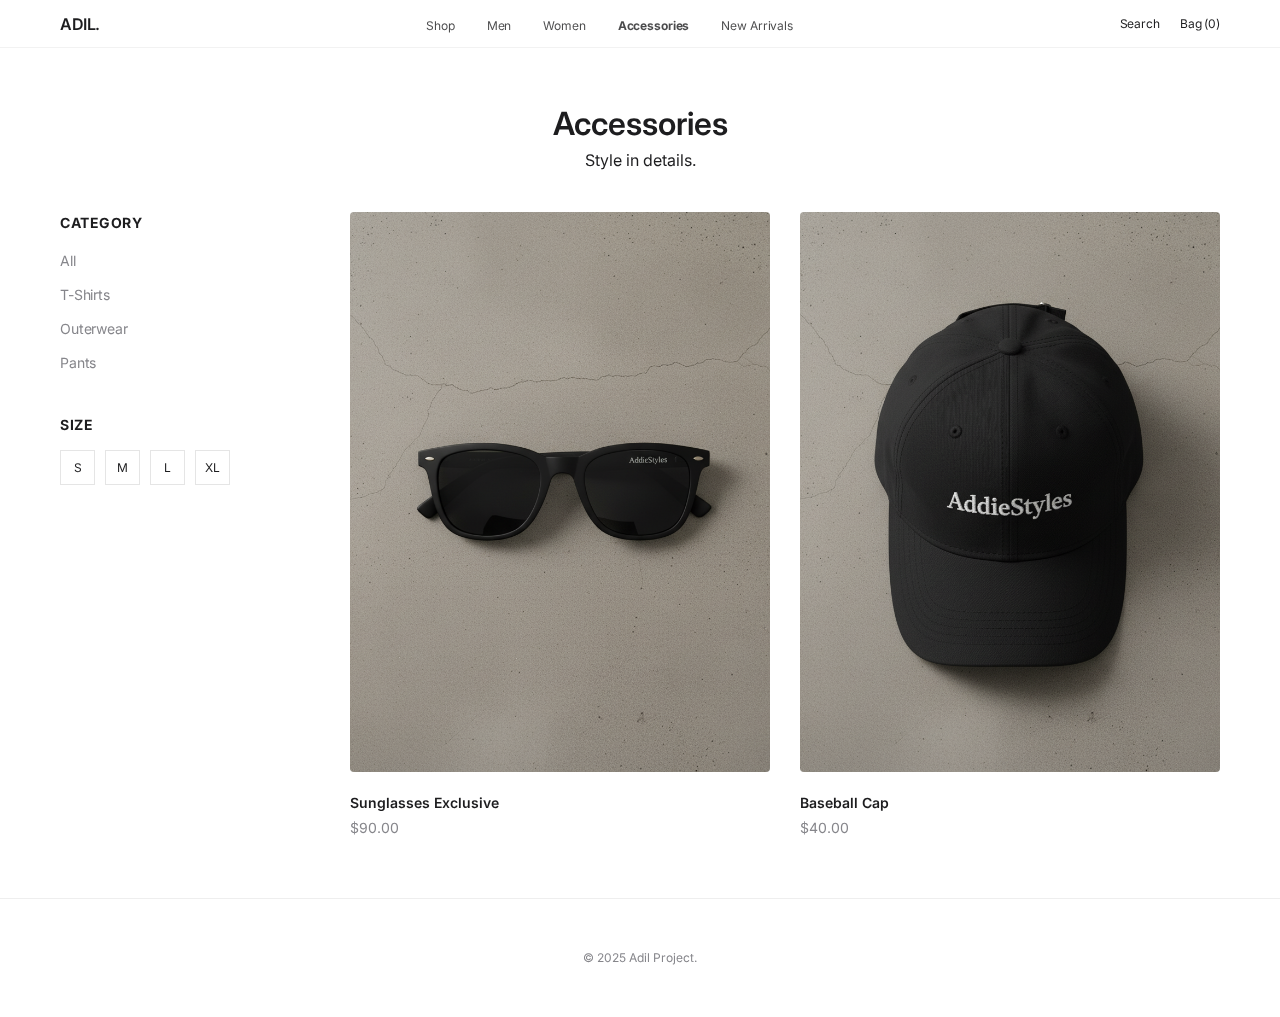
<file: accessories.html>
<!DOCTYPE html>
<html lang="en">
<head>
    <meta charset="UTF-8">
    <meta name="viewport" content="width=device-width, initial-scale=1.0">
    <title>Shop Men | ADIL.</title>
    <link rel="stylesheet" href="css/style.css">
    <link href="https://fonts.googleapis.com/css2?family=Inter:wght@300;400;500;600&display=swap" rel="stylesheet">
</head>
<body>

    <header id="main-header">
        <div class="container nav-container">
            <a href="index.html" class="logo">ADIL.</a>
            
            <nav class="desktop-nav">
                <ul>
                    <li><a href="shop.html">Shop</a></li>
                    <li><a href="men.html">Men</a></li>
                    <li><a href="women.html">Women</a></li>
                    <li><a href="accessories.html" class="active">Accessories</a></li>
                    <li><a href="new-arrivals.html">New Arrivals</a></li>
                </ul>
            </nav>

            <div class="nav-icons">
                <a href="search.html" aria-label="Search">Search</a>
                <a href="cart.html" aria-label="Cart">Bag (0)</a>
            </div>
        </div>
    </header>

    <main class="page-content">
        
        <div class="page-header container">
            <h1>Accessories</h1>
            <p>Style in details.</p>
        </div>

        <div class="container split-layout">
            
            <aside class="filters-sidebar">
                <div class="filter-group">
                    <h4>Category</h4>
                    <ul>
                        <li><a href="#">All</a></li>
                        <li><a href="#">T-Shirts</a></li>
                        <li><a href="#">Outerwear</a></li>
                        <li><a href="#">Pants</a></li>
                    </ul>
                </div>
                <div class="filter-group">
                    <h4>Size</h4>
                    <div class="size-options">
                        <span>S</span>
                        <span>M</span>
                        <span>L</span>
                        <span>XL</span>
                    </div>
                </div>
            </aside>

            <section class="product-grid">
                <div class="card">
                    <div class="card-image">
                        <img src="public/products/acc1.jpg" alt="Sunglasses">
                    </div>
                    <div class="card-info">
                        <h3>Sunglasses Exclusive</h3>
                        <p>$90.00</p>
                    </div>
                </div>
                <div class="card">
                    <div class="card-image">
                        <img src="public/products/acc2.jpg" alt="Hat">
                    </div>
                    <div class="card-info">
                        <h3>Baseball Cap</h3>
                        <p>$40.00</p>
                    </div>
                </div>
            </section>
        </div>
    </main>

    <footer>
        <div class="container">
            <p>&copy; 2025 Adil Project.</p>
        </div>
    </footer>
    <script src="js/main.js"></script>
</body>
</html>
</file>
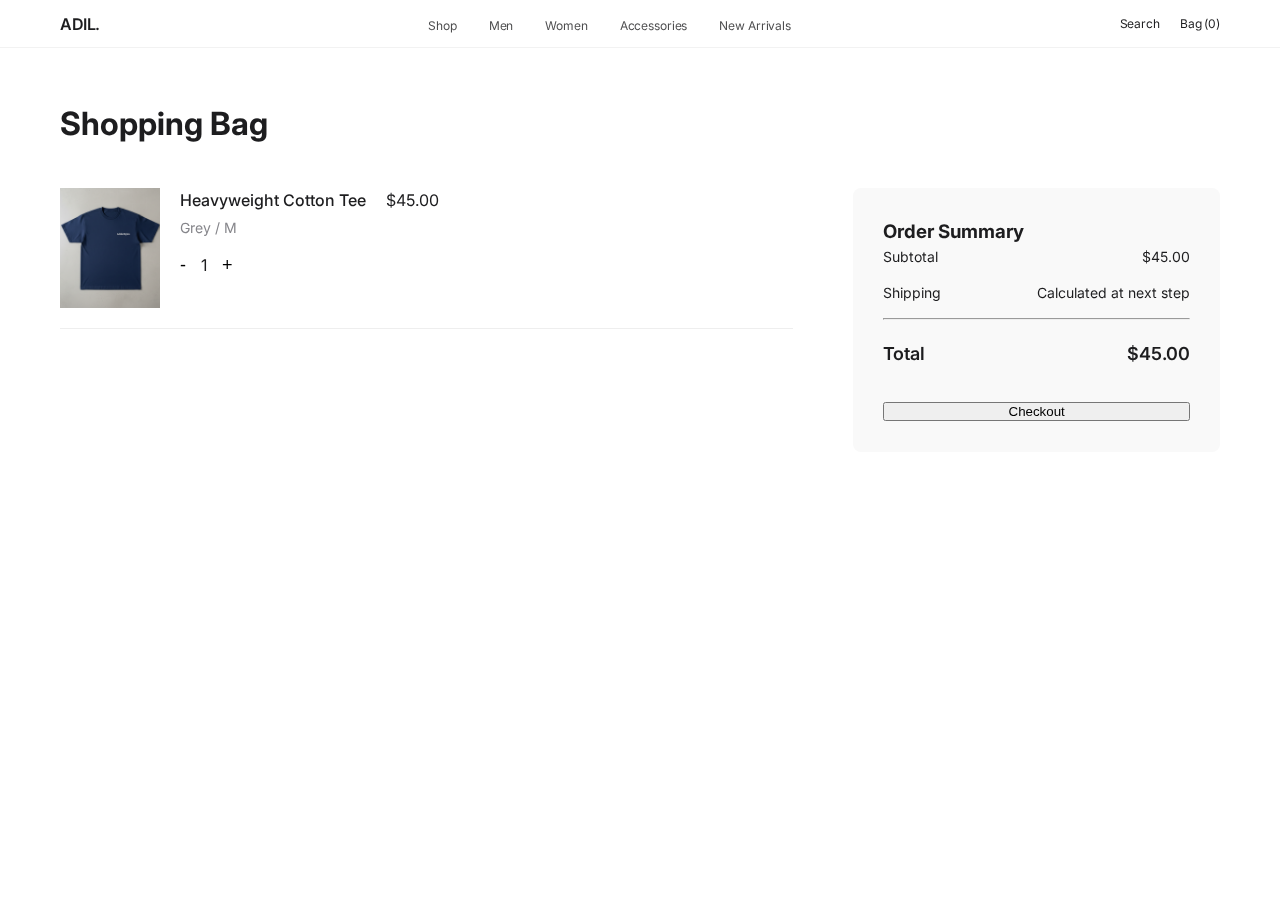
<file: cart.html>
<!DOCTYPE html>
<html lang="en">
<head>
    <meta charset="UTF-8">
    <meta name="viewport" content="width=device-width, initial-scale=1.0">
    <title>Your Bag | ADIL.</title>
    <link rel="stylesheet" href="css/style.css">
    <link href="https://fonts.googleapis.com/css2?family=Inter:wght@300;400;500;600&display=swap" rel="stylesheet">
</head>
<body>
    <header id="main-header">
        <div class="container nav-container">
            <a href="index.html" class="logo">ADIL.</a>
            
            <nav class="desktop-nav">
                <ul>
                    <li><a href="shop.html">Shop</a></li>
                    <li><a href="men.html">Men</a></li>
                    <li><a href="women.html">Women</a></li>
                    <li><a href="accessories.html">Accessories</a></li>
                    <li><a href="new-arrivals.html">New Arrivals</a></li>
                </ul>
            </nav>

            <div class="nav-icons">
                <a href="search.html" aria-label="Search">Search</a>
                <a href="cart.html" aria-label="Cart">Bag (0)</a>
            </div>
        </div>
    </header>

    <main class="page-content container">
        <h1 class="cart-title">Shopping Bag</h1>

        <div class="cart-layout">
            <div class="cart-items">
                <div class="cart-item">
                    <div class="item-img">
                        <img src="public/products/product2.jpg" alt="Tee">
                    </div>
                    <div class="item-details">
                        <h3>Heavyweight Cotton Tee</h3>
                        <p class="item-meta">Grey / M</p>
                        <div class="quantity-controls">
                            <button>-</button>
                            <span>1</span>
                            <button>+</button>
                        </div>
                    </div>
                    <div class="item-price">$45.00</div>
                </div>
            </div>

            <div class="cart-summary">
                <h3>Order Summary</h3>
                <div class="summary-row">
                    <span>Subtotal</span>
                    <span>$45.00</span>
                </div>
                <div class="summary-row">
                    <span>Shipping</span>
                    <span>Calculated at next step</span>
                </div>
                <hr>
                <div class="summary-row total">
                    <span>Total</span>
                    <span>$45.00</span>
                </div>
                <button class="btn btn-primary btn-full">Checkout</button>
            </div>
        </div>
    </main>

    <script src="js/main.js"></script>
</body>
</html>
</file>
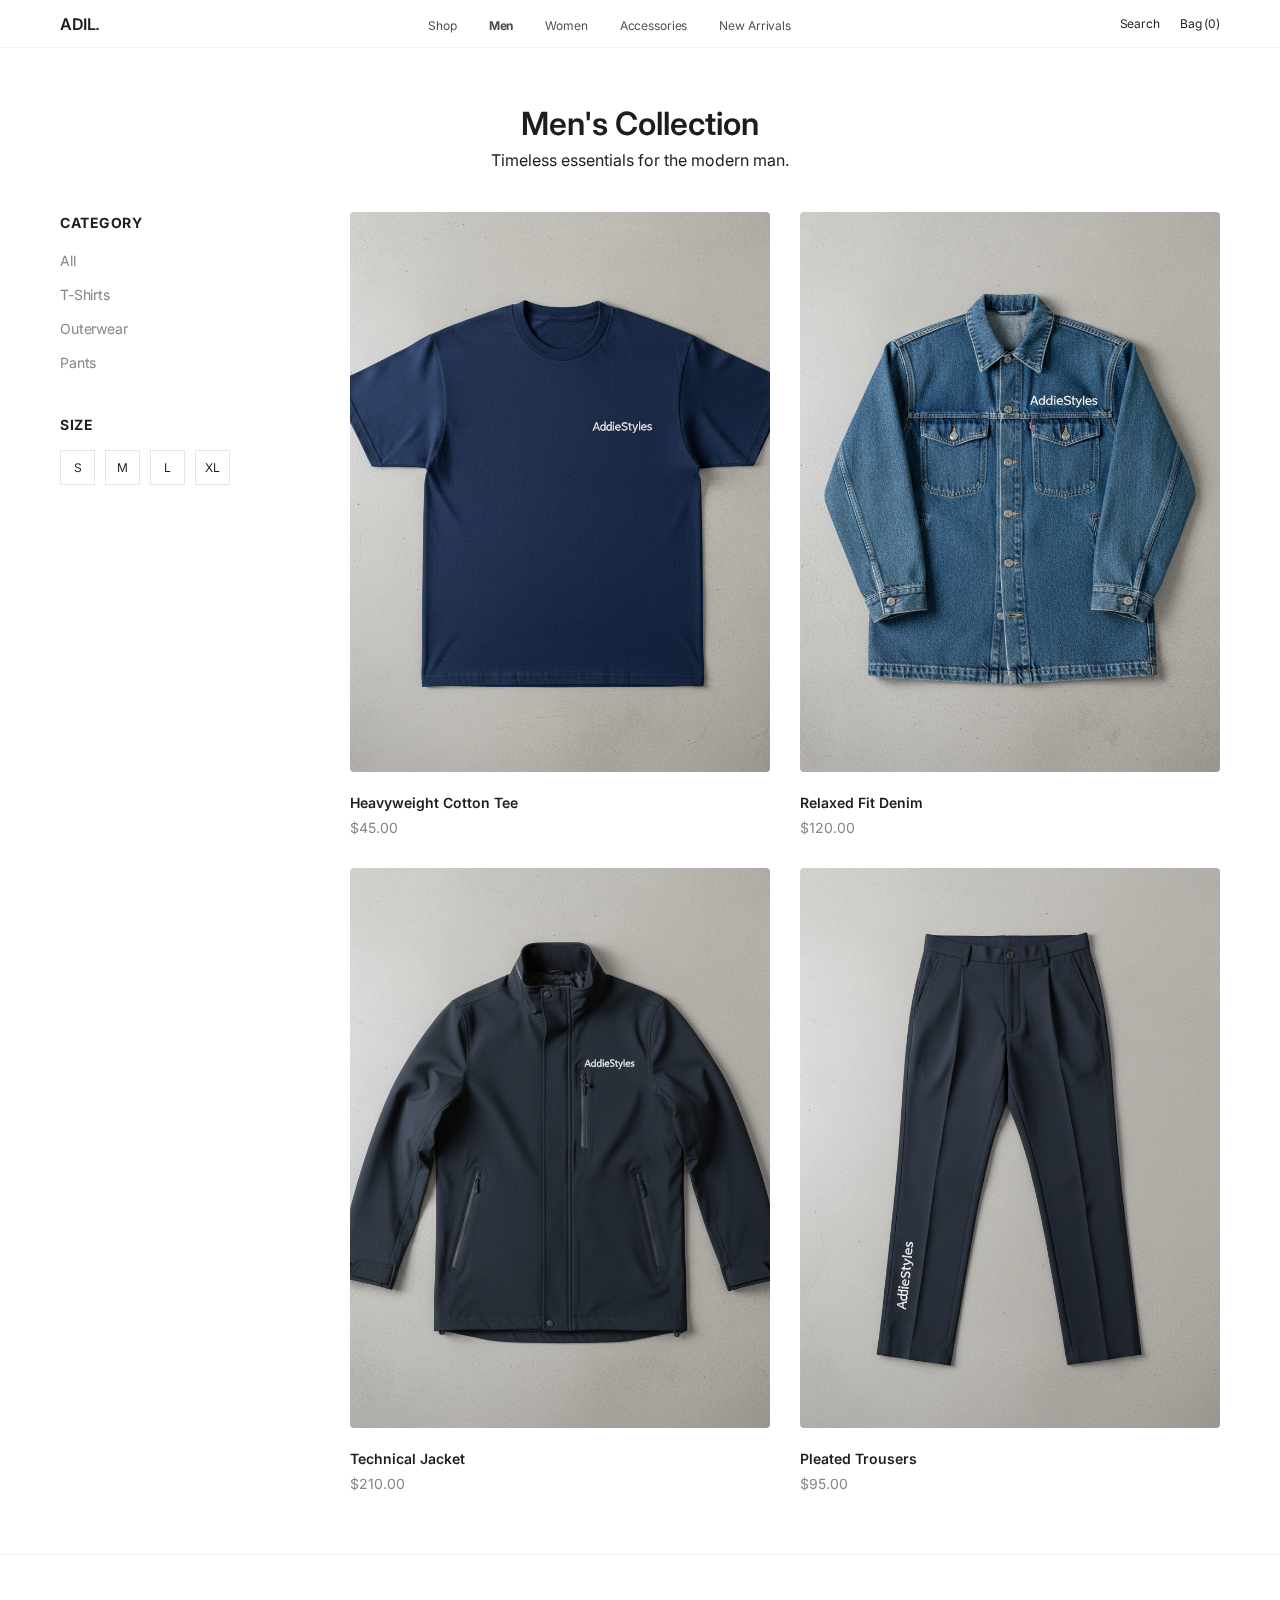
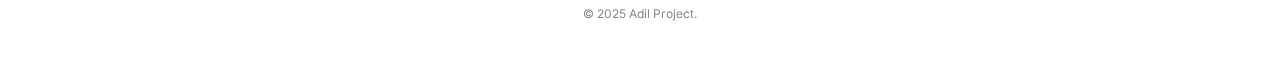
<file: men.html>
<!DOCTYPE html>
<html lang="en">
<head>
    <meta charset="UTF-8">
    <meta name="viewport" content="width=device-width, initial-scale=1.0">
    <title>Shop Men | ADIL.</title>
    <link rel="stylesheet" href="css/style.css">
    <link href="https://fonts.googleapis.com/css2?family=Inter:wght@300;400;500;600&display=swap" rel="stylesheet">
</head>
<body>

    <header id="main-header">
        <div class="container nav-container">
            <a href="index.html" class="logo">ADIL.</a>
            
            <nav class="desktop-nav">
                <ul>
                    <li><a href="shop.html">Shop</a></li>
                    <li><a href="men.html" class="active">Men</a></li>
                    <li><a href="women.html">Women</a></li>
                    <li><a href="accessories.html">Accessories</a></li>
                    <li><a href="new-arrivals.html">New Arrivals</a></li>
                </ul>
            </nav>

            <div class="nav-icons">
                <a href="search.html" aria-label="Search">Search</a>
                <a href="cart.html" aria-label="Cart">Bag (0)</a>
            </div>
        </div>
    </header>

    <main class="page-content">
        
        <div class="page-header container">
            <h1>Men's Collection</h1>
            <p>Timeless essentials for the modern man.</p>
        </div>

        <div class="container split-layout">
            
            <aside class="filters-sidebar">
                <div class="filter-group">
                    <h4>Category</h4>
                    <ul>
                        <li><a href="#">All</a></li>
                        <li><a href="#">T-Shirts</a></li>
                        <li><a href="#">Outerwear</a></li>
                        <li><a href="#">Pants</a></li>
                    </ul>
                </div>
                <div class="filter-group">
                    <h4>Size</h4>
                    <div class="size-options">
                        <span>S</span>
                        <span>M</span>
                        <span>L</span>
                        <span>XL</span>
                    </div>
                </div>
            </aside>

            <section class="product-grid">
                <div class="card">
                    <div class="card-image">
                        <img src="public/products/product2.jpg" alt="Tee">
                    </div>
                    <div class="card-info">
                        <h3>Heavyweight Cotton Tee</h3>
                        <p>$45.00</p>
                    </div>
                </div>
                <div class="card">
                    <div class="card-image">
                        <img src="public/products/product1.jpg" alt="Denim">
                    </div>
                    <div class="card-info">
                        <h3>Relaxed Fit Denim</h3>
                        <p>$120.00</p>
                    </div>
                </div>
                <div class="card">
                    <div class="card-image">
                        <img src="public/products/product4.jpg" alt="Technical Jacket">
                    </div>
                    <div class="card-info">
                        <h3>Technical Jacket</h3>
                        <p>$210.00</p>
                    </div>
                </div>
                <div class="card">
                    <div class="card-image">
                        <img src="public/products/product5.jpg" alt="Pleated Trousers">
                    </div>
                    <div class="card-info">
                        <h3>Pleated Trousers</h3>
                        <p>$95.00</p>
                    </div>
                </div>
            </section>
        </div>
    </main>

    <footer>
        <div class="container">
            <p>&copy; 2025 Adil Project.</p>
        </div>
    </footer>
    <script src="js/main.js"></script>
</body>
</html>
</file>
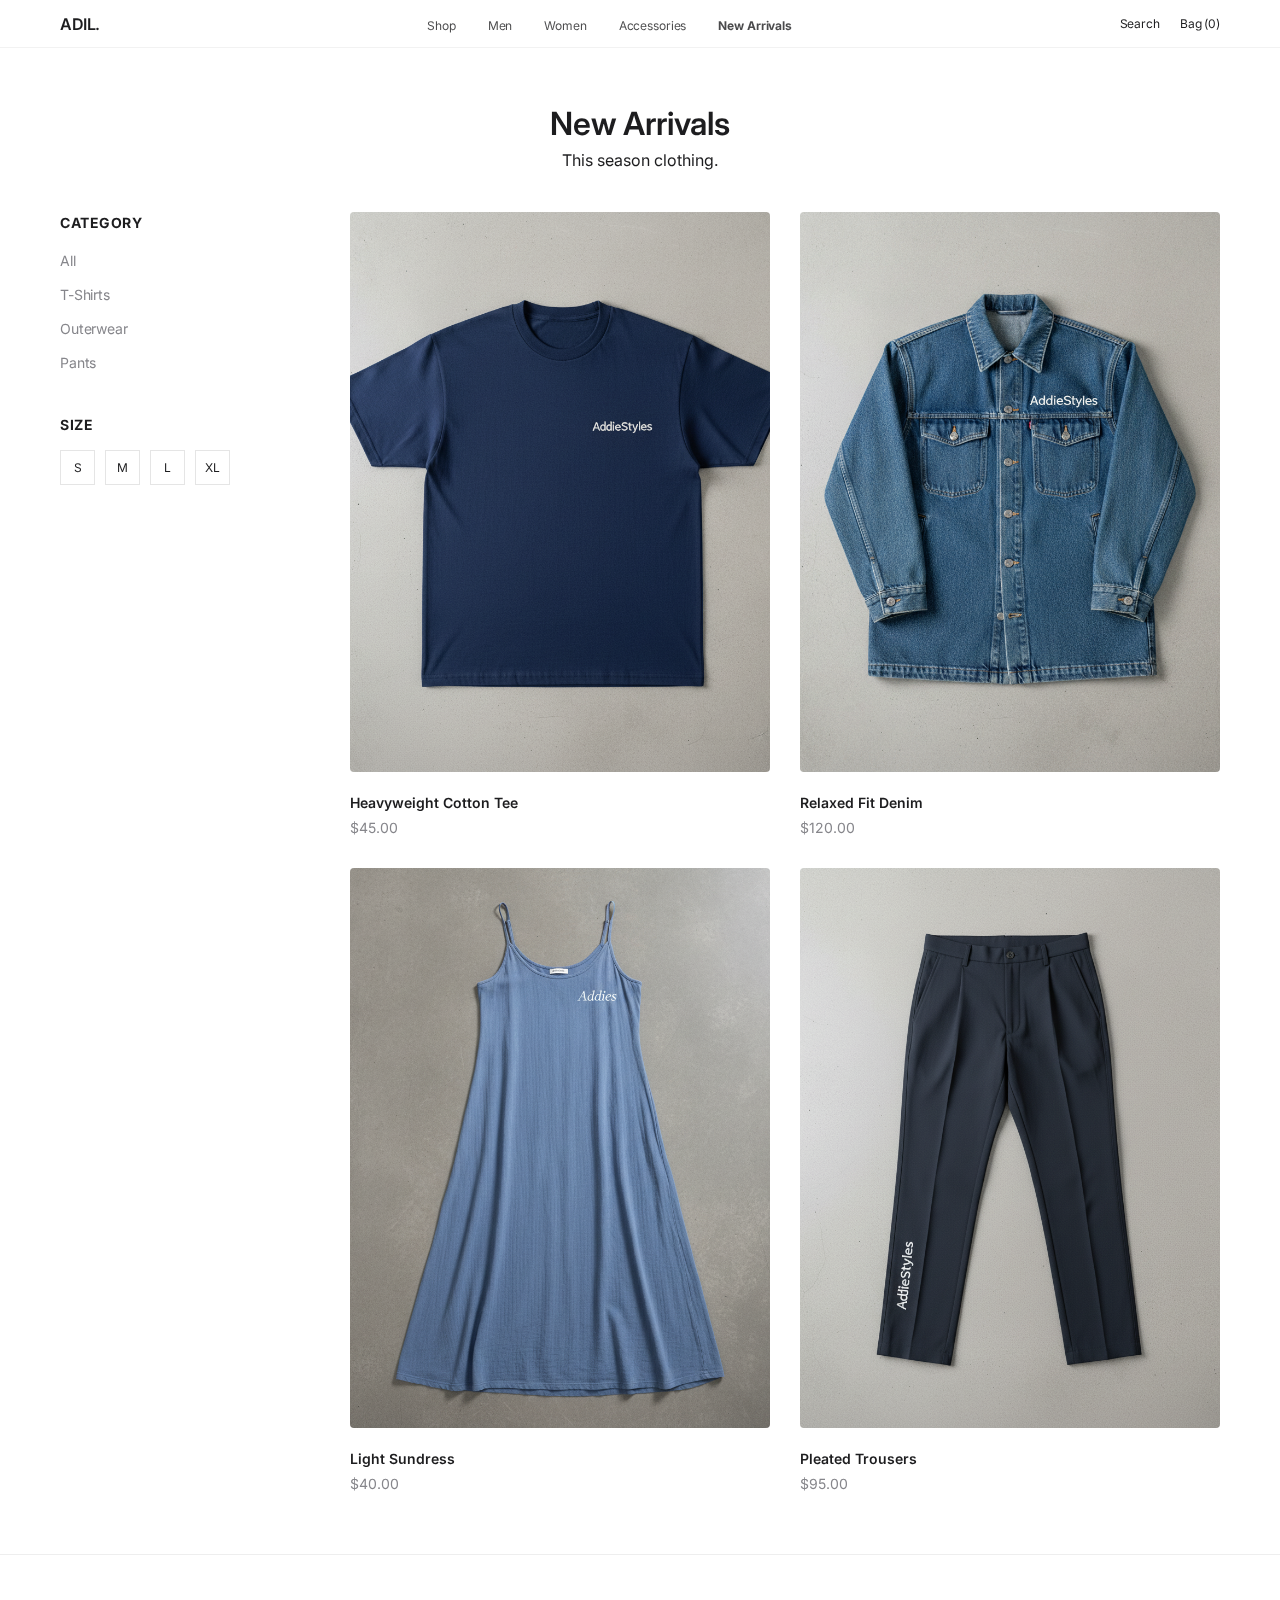
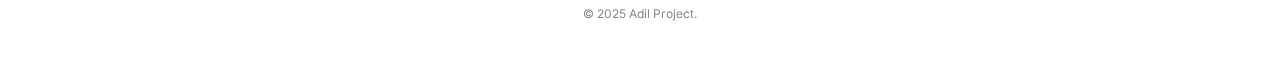
<file: new-arrivals.html>
<!DOCTYPE html>
<html lang="en">
<head>
    <meta charset="UTF-8">
    <meta name="viewport" content="width=device-width, initial-scale=1.0">
    <title>Shop Men | ADIL.</title>
    <link rel="stylesheet" href="css/style.css">
    <link href="https://fonts.googleapis.com/css2?family=Inter:wght@300;400;500;600&display=swap" rel="stylesheet">
</head>
<body>

    <header id="main-header">
        <div class="container nav-container">
            <a href="index.html" class="logo">ADIL.</a>
            
            <nav class="desktop-nav">
                <ul>
                    <li><a href="shop.html">Shop</a></li>
                    <li><a href="men.html">Men</a></li>
                    <li><a href="women.html">Women</a></li>
                    <li><a href="accessories.html">Accessories</a></li>
                    <li><a href="new-arrivals.html" class="active">New Arrivals</a></li>
                </ul>
            </nav>

            <div class="nav-icons">
                <a href="search.html" aria-label="Search">Search</a>
                <a href="cart.html" aria-label="Cart">Bag (0)</a>
            </div>
        </div>
    </header>

    <main class="page-content">
        
        <div class="page-header container">
            <h1>New Arrivals</h1>
            <p>This season clothing.</p>
        </div>

        <div class="container split-layout">
            
            <aside class="filters-sidebar">
                <div class="filter-group">
                    <h4>Category</h4>
                    <ul>
                        <li><a href="#">All</a></li>
                        <li><a href="#">T-Shirts</a></li>
                        <li><a href="#">Outerwear</a></li>
                        <li><a href="#">Pants</a></li>
                    </ul>
                </div>
                <div class="filter-group">
                    <h4>Size</h4>
                    <div class="size-options">
                        <span>S</span>
                        <span>M</span>
                        <span>L</span>
                        <span>XL</span>
                    </div>
                </div>
            </aside>

            <section class="product-grid">
                <div class="card">
                    <div class="card-image">
                        <img src="public/products/product2.jpg" alt="Tee">
                    </div>
                    <div class="card-info">
                        <h3>Heavyweight Cotton Tee</h3>
                        <p>$45.00</p>
                    </div>
                </div>
                <div class="card">
                    <div class="card-image">
                        <img src="public/products/product1.jpg" alt="Denim">
                    </div>
                    <div class="card-info">
                        <h3>Relaxed Fit Denim</h3>
                        <p>$120.00</p>
                    </div>
                </div>
                <div class="card">
                    <div class="card-image">
                        <img src="public/products/wproduct1.jpg" alt="Sun">
                    </div>
                    <div class="card-info">
                        <h3>Light Sundress</h3>
                        <p>$40.00</p>
                    </div>
                </div>
                <div class="card">
                    <div class="card-image">
                        <img src="public/products/product5.jpg" alt="Pleated Trousers">
                    </div>
                    <div class="card-info">
                        <h3>Pleated Trousers</h3>
                        <p>$95.00</p>
                    </div>
                </div>
            </section>
        </div>
    </main>

    <footer>
        <div class="container">
            <p>&copy; 2025 Adil Project.</p>
        </div>
    </footer>
    <script src="js/main.js"></script>
</body>
</html>
</file>
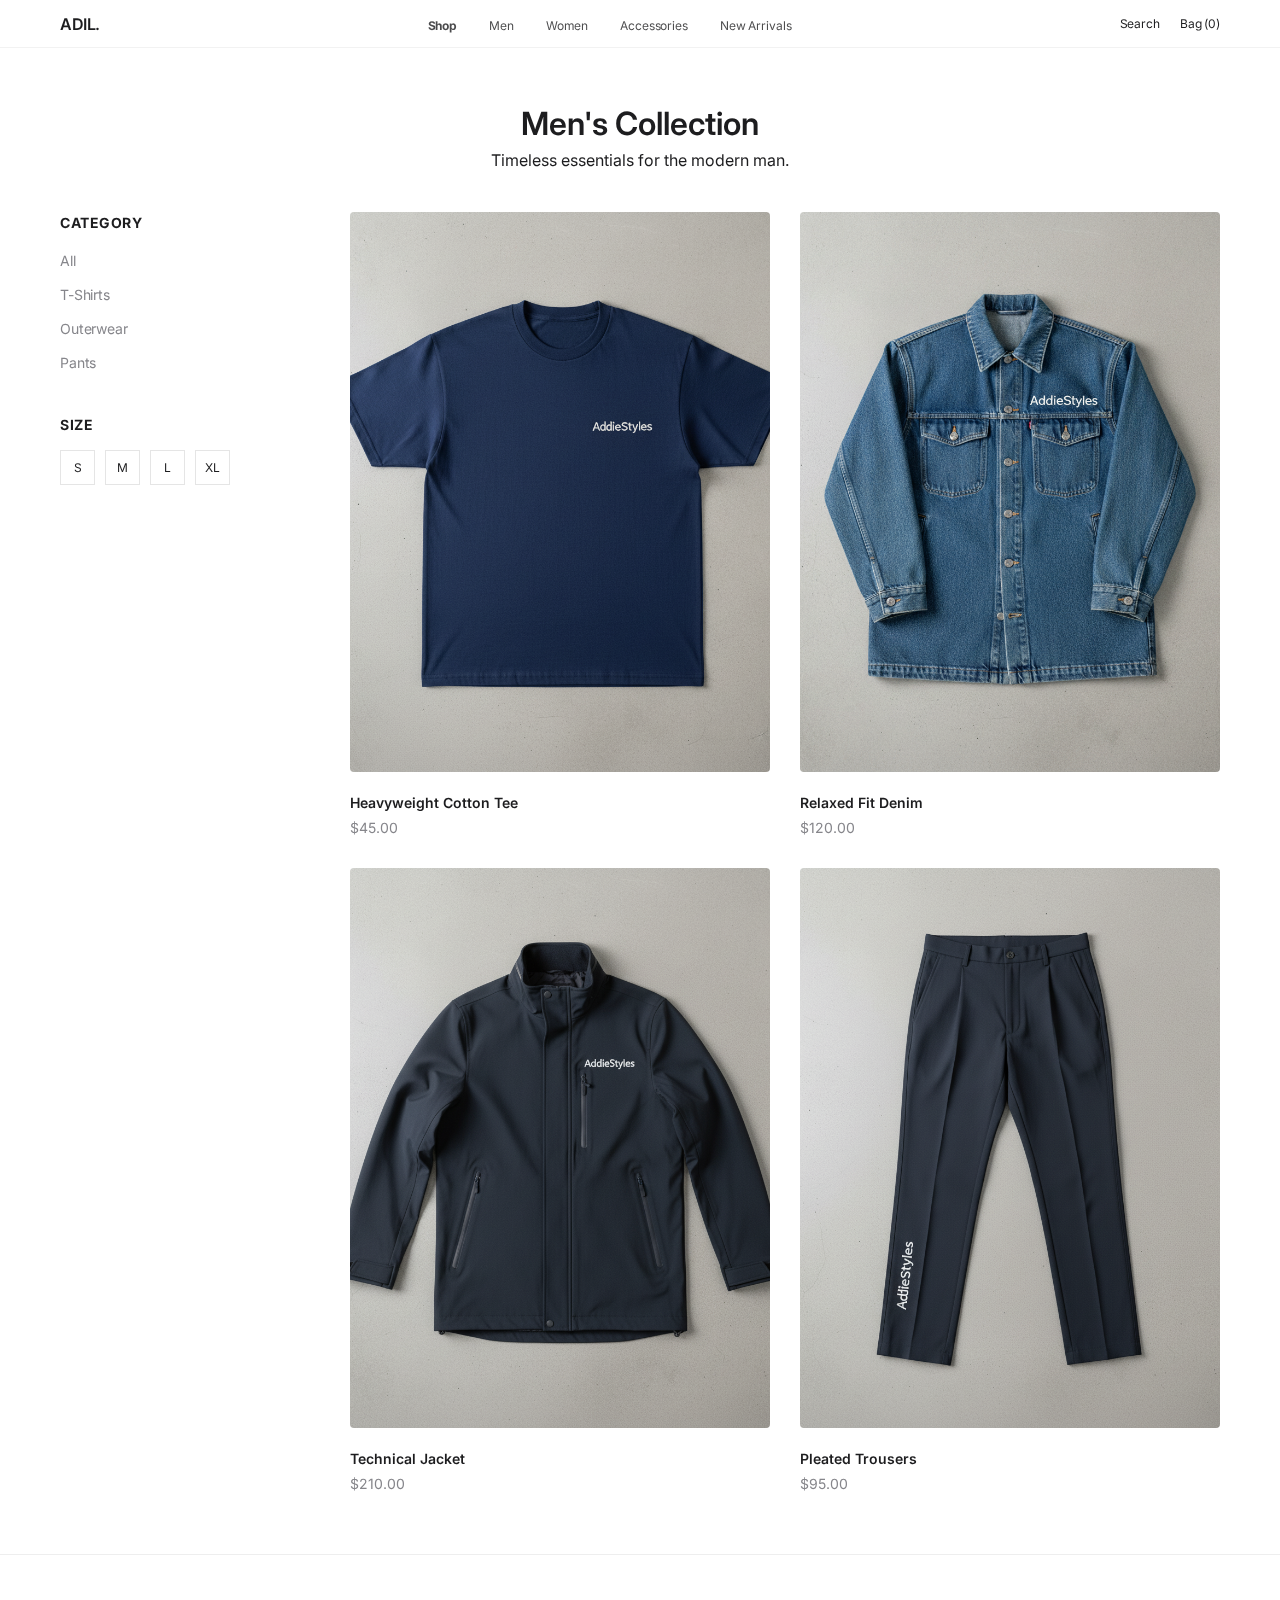
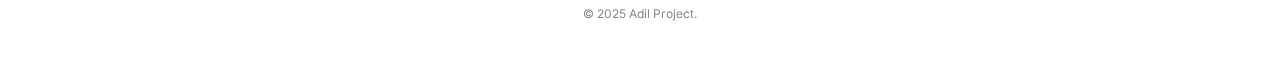
<file: shop.html>
<!DOCTYPE html>
<html lang="en">
<head>
    <meta charset="UTF-8">
    <meta name="viewport" content="width=device-width, initial-scale=1.0">
    <title>Shop Men | ADIL.</title>
    <link rel="stylesheet" href="css/style.css">
    <link href="https://fonts.googleapis.com/css2?family=Inter:wght@300;400;500;600&display=swap" rel="stylesheet">
</head>
<body>

    <header id="main-header">
        <div class="container nav-container">
            <a href="index.html" class="logo">ADIL.</a>
            
            <nav class="desktop-nav">
                <ul>
                    <li><a href="shop.html" class="active">Shop</a></li>
                    <li><a href="men.html">Men</a></li>
                    <li><a href="women.html">Women</a></li>
                    <li><a href="accessories.html">Accessories</a></li>
                    <li><a href="new-arrivals.html">New Arrivals</a></li>
                </ul>
            </nav>

            <div class="nav-icons">
                <a href="search.html" aria-label="Search">Search</a>
                <a href="cart.html" aria-label="Cart">Bag (0)</a>
            </div>
        </div>
    </header>

    <main class="page-content">
        
        <div class="page-header container">
            <h1>Men's Collection</h1>
            <p>Timeless essentials for the modern man.</p>
        </div>

        <div class="container split-layout">
            
            <aside class="filters-sidebar">
                <div class="filter-group">
                    <h4>Category</h4>
                    <ul>
                        <li><a href="#">All</a></li>
                        <li><a href="#">T-Shirts</a></li>
                        <li><a href="#">Outerwear</a></li>
                        <li><a href="#">Pants</a></li>
                    </ul>
                </div>
                <div class="filter-group">
                    <h4>Size</h4>
                    <div class="size-options">
                        <span>S</span>
                        <span>M</span>
                        <span>L</span>
                        <span>XL</span>
                    </div>
                </div>
            </aside>

            <section class="product-grid">
                <div class="card">
                    <div class="card-image">
                        <img src="public/products/product2.jpg" alt="Tee">
                    </div>
                    <div class="card-info">
                        <h3>Heavyweight Cotton Tee</h3>
                        <p>$45.00</p>
                    </div>
                </div>
                <div class="card">
                    <div class="card-image">
                        <img src="public/products/product1.jpg" alt="Denim">
                    </div>
                    <div class="card-info">
                        <h3>Relaxed Fit Denim</h3>
                        <p>$120.00</p>
                    </div>
                </div>
                <div class="card">
                    <div class="card-image">
                        <img src="public/products/product4.jpg" alt="Technical Jacket">
                    </div>
                    <div class="card-info">
                        <h3>Technical Jacket</h3>
                        <p>$210.00</p>
                    </div>
                </div>
                <div class="card">
                    <div class="card-image">
                        <img src="public/products/product5.jpg" alt="Pleated Trousers">
                    </div>
                    <div class="card-info">
                        <h3>Pleated Trousers</h3>
                        <p>$95.00</p>
                    </div>
                </div>
            </section>
        </div>
    </main>

    <footer>
        <div class="container">
            <p>&copy; 2025 Adil Project.</p>
        </div>
    </footer>
    <script src="js/main.js"></script>
</body>
</html>
</file>
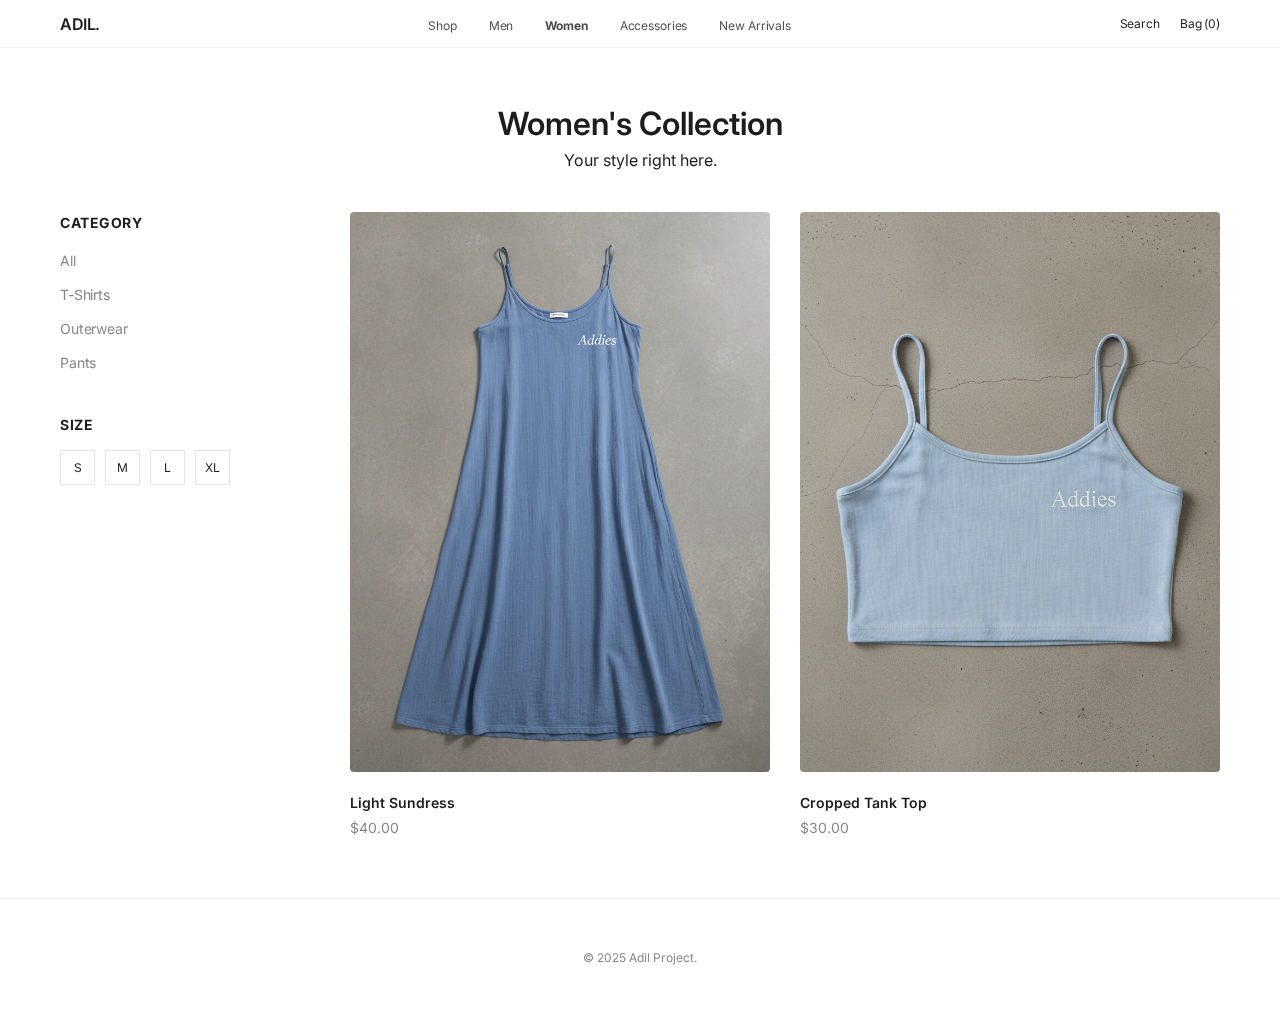
<file: women.html>
<!DOCTYPE html>
<html lang="en">
<head>
    <meta charset="UTF-8">
    <meta name="viewport" content="width=device-width, initial-scale=1.0">
    <title>Shop Men | ADIL.</title>
    <link rel="stylesheet" href="css/style.css">
    <link href="https://fonts.googleapis.com/css2?family=Inter:wght@300;400;500;600&display=swap" rel="stylesheet">
</head>
<body>

    <header id="main-header">
        <div class="container nav-container">
            <a href="index.html" class="logo">ADIL.</a>
            
            <nav class="desktop-nav">
                <ul>
                    <li><a href="shop.html">Shop</a></li>
                    <li><a href="men.html">Men</a></li>
                    <li><a href="women.html" class="active">Women</a></li>
                    <li><a href="accessories.html">Accessories</a></li>
                    <li><a href="new-arrivals.html">New Arrivals</a></li>
                </ul>
            </nav>

            <div class="nav-icons">
                <a href="search.html" aria-label="Search">Search</a>
                <a href="cart.html" aria-label="Cart">Bag (0)</a>
            </div>
        </div>
    </header>

    <main class="page-content">
        
        <div class="page-header container">
            <h1>Women's Collection</h1>
            <p>Your style right here.</p>
        </div>

        <div class="container split-layout">
            
            <aside class="filters-sidebar">
                <div class="filter-group">
                    <h4>Category</h4>
                    <ul>
                        <li><a href="#">All</a></li>
                        <li><a href="#">T-Shirts</a></li>
                        <li><a href="#">Outerwear</a></li>
                        <li><a href="#">Pants</a></li>
                    </ul>
                </div>
                <div class="filter-group">
                    <h4>Size</h4>
                    <div class="size-options">
                        <span>S</span>
                        <span>M</span>
                        <span>L</span>
                        <span>XL</span>
                    </div>
                </div>
            </aside>

            <section class="product-grid">
                <div class="card">
                    <div class="card-image">
                        <img src="public/products/wproduct1.jpg" alt="Sun">
                    </div>
                    <div class="card-info">
                        <h3>Light Sundress</h3>
                        <p>$40.00</p>
                    </div>
                </div>
                <div class="card">
                    <div class="card-image">
                        <img src="public/products/wproduct2.jpg" alt="Top">
                    </div>
                    <div class="card-info">
                        <h3>Cropped Tank Top</h3>
                        <p>$30.00</p>
                    </div>
                </div>
            </section>
        </div>
    </main>

    <footer>
        <div class="container">
            <p>&copy; 2025 Adil Project.</p>
        </div>
    </footer>
    <script src="js/main.js"></script>
</body>
</html>
</file>
<file: css/style.css>
/* --- Variables & Reset --- */
:root {
    --bg-color: #ffffff;
    --text-primary: #1d1d1f; /* Apple's almost-black */
    --text-secondary: #86868b;
    --accent-color: #0066cc;
    --grey-light: #f5f5f7;
    --transition: all 0.3s ease;
    --container-width: 1200px;
    --nav-height: 48px;
}

* {
    margin: 0;
    padding: 0;
    box-sizing: border-box;
}

body {
    font-family: 'Inter', -apple-system, BlinkMacSystemFont, "Segoe UI", Roboto, Helvetica, Arial, sans-serif;
    background-color: var(--bg-color);
    color: var(--text-primary);
    line-height: 1.5;
    -webkit-font-smoothing: antialiased; /* Makes fonts look thinner/crisper on Mac */
}

a {
    text-decoration: none;
    color: inherit;
    font-size: 12px;
    letter-spacing: -0.01em;
}

ul { list-style: none; }

/* --- Utilities --- */
.container {
    max-width: var(--container-width);
    margin: 0 auto;
    padding: 0 20px;
}

/* --- Navigation --- */
header {
    position: fixed;
    top: 0;
    width: 100%;
    height: var(--nav-height);
    background: rgba(255, 255, 255, 0.8);
    backdrop-filter: saturate(180%) blur(20px); /* The Glass Effect */
    z-index: 1000;
    display: flex;
    align-items: center;
    border-bottom: 1px solid rgba(0,0,0,0.05);
    transition: var(--transition);
}

.nav-container {
    display: flex;
    justify-content: space-between;
    align-items: center;
    width: 100%;
}

.logo {
    font-weight: 600;
    font-size: 16px;
    letter-spacing: -0.5px;
}

.desktop-nav ul {
    display: flex;
    gap: 32px;
}

.desktop-nav a {
    color: var(--text-primary);
    opacity: 0.8;
    transition: opacity 0.2s;
}

.desktop-nav a:hover {
    opacity: 1;
}
 
 /* Active link styling for desktop nav */
 .desktop-nav a.active { color: var(--text); font-weight: 700; }

.nav-icons {
    display: flex;
    gap: 20px;
}

/* --- Hero Section --- */
.hero {
    height: 90vh;
    display: flex;
    align-items: center;
    justify-content: center;
    text-align: center;
    margin-top: 0; /* Remove margin so it touches the top of screen */
    position: relative;
    
    /* Background Image Logic */
    background-image: url("/public/images/header1.jpg");
    background-size: cover;
    background-position: center;
    color: white; /* Text is now whitsse */
}

/* The dark tint over the image */
.hero-overlay {
    position: absolute;
    top: 0;
    left: 0;
    width: 100%;
    height: 100%;
    background: rgba(0, 0, 0, 0.3); /* 30% black overlay */
    z-index: 1;
}

.hero-content {
    position: relative;
    z-index: 2; /* Places text above the overlay */
    max-width: 600px;
    padding: 0 20px;
}

.hero h1 {
    font-size: 64px;
    font-weight: 700;
    letter-spacing: -2px;
    margin-bottom: 16px;
    text-shadow: 0 2px 10px rgba(0,0,0,0.2);
}

.hero p {
    font-size: 20px;
    color: rgba(255, 255, 255, 0.9); /* Slightly transparent white */
    font-weight: 400;
    margin-bottom: 32px;
}

/* Updated Button Styles for the Hero */
.hero .btn {
    padding: 14px 32px;
    font-size: 16px;
    backdrop-filter: blur(5px); /* Glass effect on button */
}

.hero .btn-primary {
    background-color: white;
    color: black;
    border: 1px solid white;
}

.hero .btn-primary:hover {
    background-color: transparent;
    color: white;
}


/* --- Grid/Shop Section --- */
.grid-section {
    padding: 100px 20px;
}

.section-header h2 {
    font-size: 40px;
    font-weight: 600;
    letter-spacing: -1px;
    margin-bottom: 60px;
}

.grid-layout {
    display: grid;
    grid-template-columns: repeat(auto-fill, minmax(300px, 1fr));
    gap: 40px;
}

.card {
    cursor: pointer;
}

.card-image {
    width: 100%;
    aspect-ratio: 3/4; 
    background-color: var(--grey-light);
    margin-bottom: 20px;
    border-radius: 4px;
    overflow: hidden; /* Ensures the image doesn't spill out when zoomed */
    position: relative;
}

/* NEW: This ensures the image covers the box perfectly like Apple's site */
.card-image img {
    width: 100%;
    height: 100%;
    object-fit: cover; /* Crops image to fill container without distorting */
    display: block;
    transition: transform 0.5s ease; /* Smooth zoom on the image itself */
}

/* Updated Hover Effect */
.card:hover .card-image img {
    transform: scale(1.05); /* Zooms the image inside the container */
}

.card-info h3 {
    font-size: 14px;
    font-weight: 600;
    margin-bottom: 4px;
}

.card-info p {
    font-size: 14px;
    color: var(--text-secondary);
}

/* --- Footer --- */
footer {
    padding: 50px 0;
    border-top: 1px solid #eee;
    text-align: center;
    color: var(--text-secondary);
    font-size: 12px;
}

/* --- Generic Page Styles --- */
.page-content {
    padding-top: 100px; /* Accounts for fixed header */
    padding-bottom: 60px;
    min-height: 80vh;
}

.page-header {
    margin-bottom: 40px;
    text-align: center;
}

.page-header h1 {
    font-size: 32px;
    font-weight: 600;
}

/* --- Shop/Category Split Layout --- */
.split-layout {
    display: grid;
    grid-template-columns: 250px 1fr; /* Sidebar 250px, Grid takes rest */
    gap: 40px;
}

/* Sidebar */
.filters-sidebar h4 {
    font-size: 14px;
    margin-bottom: 15px;
    text-transform: uppercase;
    letter-spacing: 0.5px;
}

.filters-sidebar ul li {
    margin-bottom: 10px;
}

.filters-sidebar a {
    font-size: 14px;
    color: var(--text-secondary);
}

.filters-sidebar a:hover {
    color: var(--text-primary);
}

.filter-group {
    margin-bottom: 40px;
}

.size-options {
    display: flex;
    gap: 10px;
}

.size-options span {
    width: 35px;
    height: 35px;
    display: flex;
    align-items: center;
    justify-content: center;
    border: 1px solid #e5e5e5;
    font-size: 12px;
    cursor: pointer;
    transition: all 0.2s;
}

.size-options span:hover {
    border-color: black;
}

/* Re-use the product-grid from index, but rename class for clarity */
.product-grid {
    display: grid;
    grid-template-columns: repeat(auto-fill, minmax(280px, 1fr));
    gap: 30px;
}

/* --- Cart Page --- */
.cart-title {
    margin-bottom: 40px;
}

.cart-layout {
    display: grid;
    grid-template-columns: 2fr 1fr;
    gap: 60px;
}

.cart-item {
    display: flex;
    gap: 20px;
    padding-bottom: 20px;
    border-bottom: 1px solid #eee;
    margin-bottom: 20px;
}

.cart-item .item-img {
    width: 100px;
    height: 120px;
    background: #f5f5f7;
}

.cart-item .item-img img {
    width: 100%;
    height: 100%;
    object-fit: cover;
}

.item-details h3 {
    font-size: 16px;
    font-weight: 500;
}

.item-meta {
    color: var(--text-secondary);
    font-size: 14px;
    margin-top: 5px;
}

.quantity-controls {
    display: flex;
    align-items: center;
    gap: 15px;
    margin-top: 15px;
}

.quantity-controls button {
    border: none;
    background: transparent;
    cursor: pointer;
    font-size: 18px;
}

.cart-summary {
    background: #f9f9f9;
    padding: 30px;
    border-radius: 8px;
    height: fit-content;
}

.summary-row {
    display: flex;
    justify-content: space-between;
    margin-bottom: 15px;
    font-size: 14px;
}

.summary-row.total {
    font-weight: 600;
    font-size: 18px;
    margin-top: 20px;
}

.btn-full {
    width: 100%;
    text-align: center;
    margin-top: 20px;
}

/* --- Search Page --- */
.search-page {
    text-align: center;
    max-width: 600px;
    margin: 0 auto;
}

.large-search-input {
    width: 100%;
    font-size: 24px;
    border: none;
    border-bottom: 2px solid #eee;
    padding: 10px 0;
    outline: none;
}

.large-search-input:focus {
    border-bottom-color: black;
}

.search-results {
    margin-top: 40px;
    text-align: left;
}

.label {
    font-size: 12px;
    text-transform: uppercase;
    color: var(--text-secondary);
    margin-bottom: 15px;
}

.tags {
    display: flex;
    gap: 10px;
}

.tag {
    padding: 8px 16px;
    background: #f5f5f7;
    border-radius: 20px;
    font-size: 14px;
}
</file>
